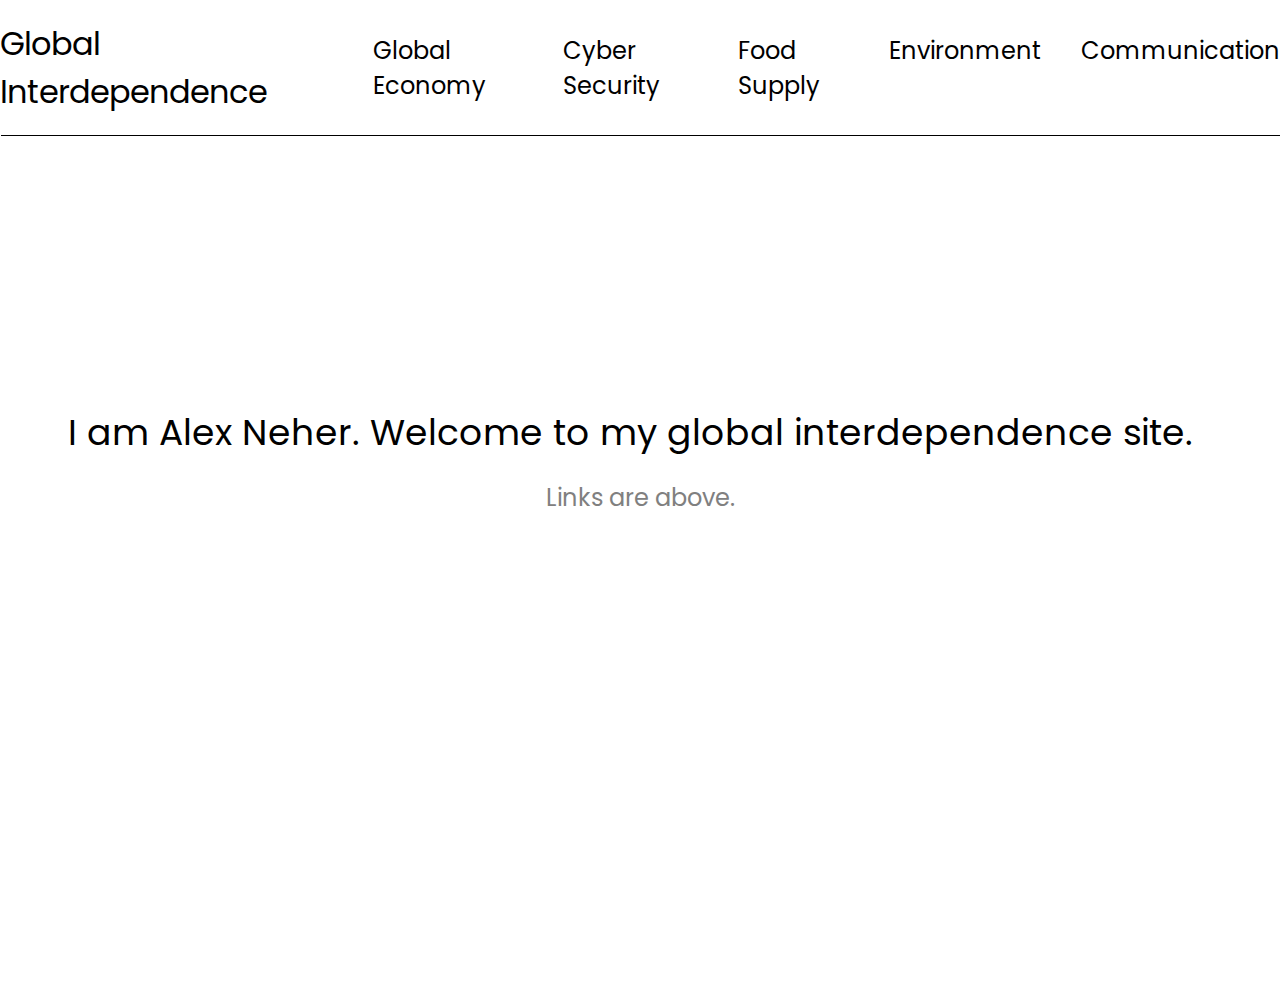
<file: index.html>
<!DOCTYPE html>
<html lang="en">
<head>
    <meta charset="UTF-8">
    <meta name="viewport" content="width=device-width, initial-scale=1.0">
    <title>Global Interdependence</title>
    <link rel="stylesheet" href="css/style.css">
</head>
<body>
    <nav id="desktop-nav">
        <div class="name">Global Interdependence</div>
        <div>
            <ul class="links">
                <li><a href="pages/global_economy.html">Global Economy</a></li>
                <li><a href="pages/cyber_security.html">Cyber Security</a></li>
                <li><a href="pages/food_supply.html">Food Supply</a></li>
                <li><a href="pages/environment.html">Environment</a></li>
                <li><a href="pages/communication.html">Communication</a></li>
            </ul>
        </div>
    </nav>
    <nav id="mobile-nav">
        <div class="name">Global Interdependence</div>
        <div class="mobile-menu">
          <div class="mobile-icon" onclick="toggleMenu()">
            <span></span>
            <span></span>
            <span></span>
          </div>
          <div class="menu-links">
            <li><a href="pages/global_economy.html" onclick="toggleMenu()">Global Economy</a></li>
            <li><a href="pages/cyber_security.html" onclick="toggleMenu()">Cyber Security</a></li>
            <li><a href="pages/food_supply.html" onclick="toggleMenu()">Food Supply</a></li>
            <li><a href="pages/environment.html" onclick="toggleMenu()">Environment</a></li>
            <li><a href="pages/communication.html" onclick="toggleMenu()">Communication</a></li>
          </div>
        </div>
    </nav>
    <section>
        <div id="intro__text">
            <p id="i1">I am Alex Neher. Welcome to my global interdependence site.</p>
            <p id="i2">Links are above.</p>
        </div>
    </section>
    <script src="js/script.js"></script>
</body>
</html>
</file>
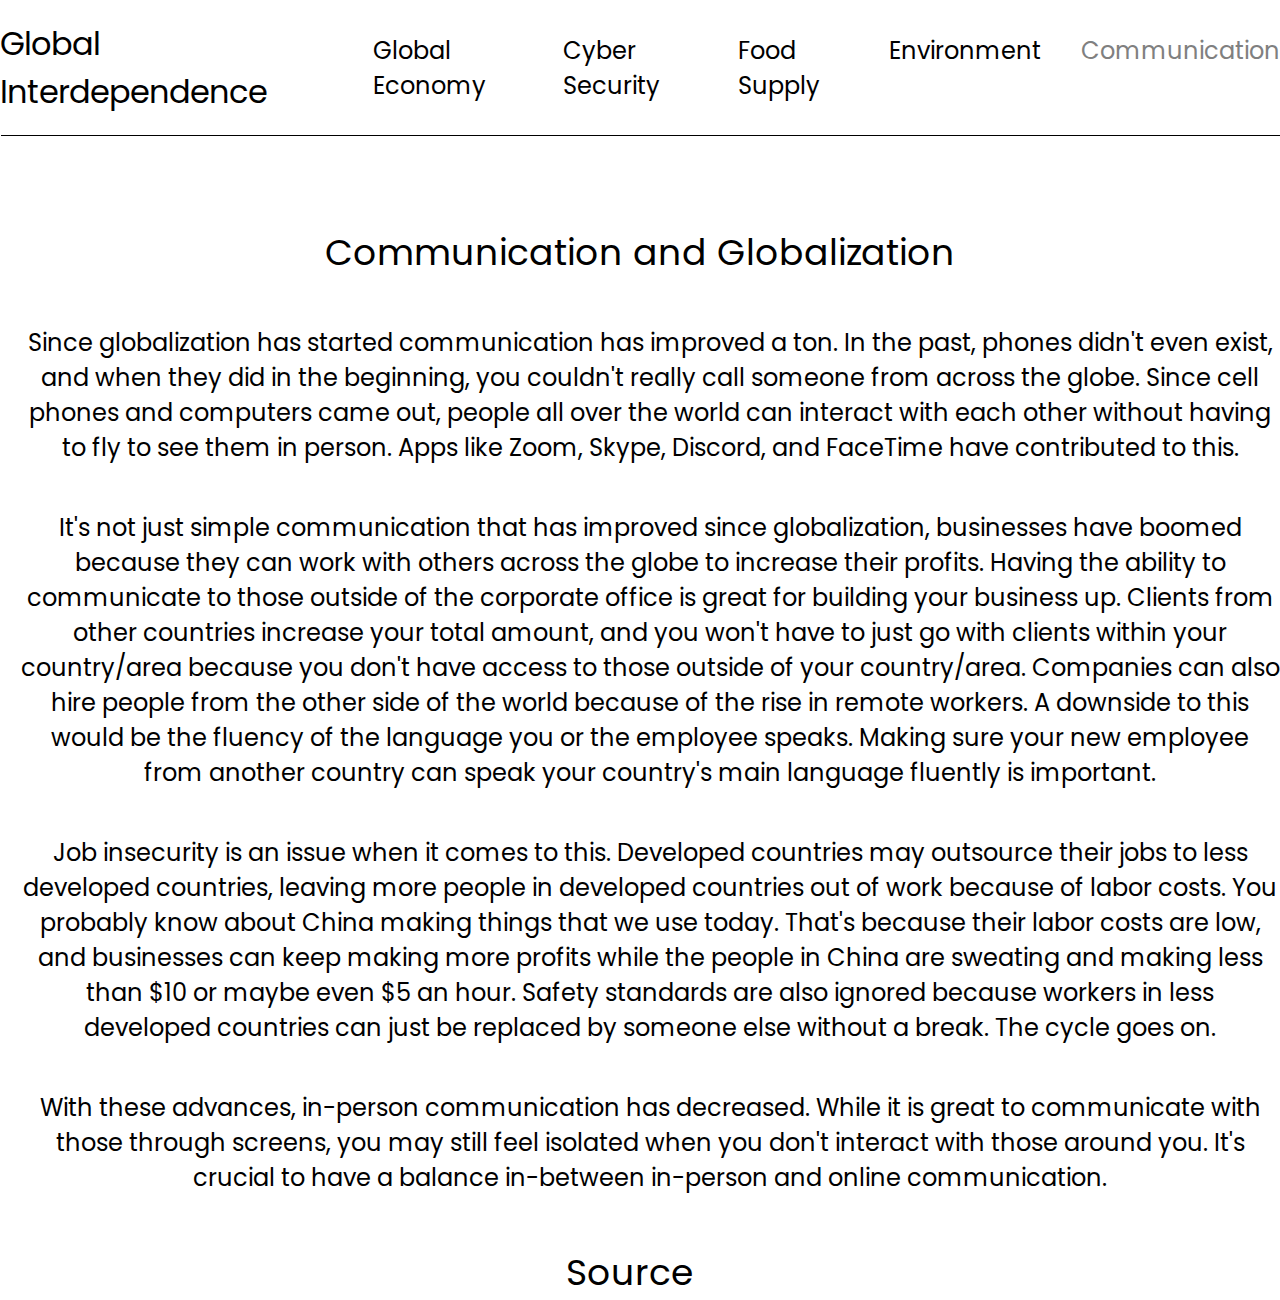
<file: pages/communication.html>
<!DOCTYPE html>
<html lang="en">
<head>
    <meta charset="UTF-8">
    <meta name="viewport" content="width=device-width, initial-scale=1.0">
    <title>Communication</title>
    <link rel="stylesheet" href="../css/style.css">
</head>
<body>
    <nav id="desktop-nav">
        <a href="../index.html" class="name">Global Interdependence</a>
        <div>
            <ul class="links">
                <li><a href="global_economy.html">Global Economy</a></li>
                <li><a href="cyber_security.html">Cyber Security</a></li>
                <li><a href="food_supply.html">Food Supply</a></li>
                <li><a href="environment.html">Environment</a></li>
                <li><a href="communication.html" class="active">Communication</a></li>
            </ul>
        </div>
    </nav>
    <nav id="mobile-nav">
        <a href="../index.html" class="name">Global Interdependence</a>
        <div class="mobile-menu">
          <div class="mobile-icon" onclick="toggleMenu()">
            <span></span>
            <span></span>
            <span></span>
          </div>
          <div class="menu-links">
            <li><a href="global_economy.html" onclick="toggleMenu()">Global Economy</a></li>
            <li><a href="cyber_security.html" onclick="toggleMenu()">Cyber Security</a></li>
            <li><a href="food_supply.html" onclick="toggleMenu()">Food Supply</a></li>
            <li><a href="environment.html" onclick="toggleMenu()">Environment</a></li>
            <li><a href="communication.html" onclick="toggleMenu()" class="active">Communication</a></li>
          </div>
        </div>
    </nav>
    <section>
        <div class="information">
            <p class="title">Communication and Globalization</p>
            <p class="text">
                Since globalization has started communication has improved a ton. In the past, phones didn't even exist, and when they did in the beginning, you couldn't really
                call someone from across the globe. Since cell phones and computers came out, people all over the world can interact with each other without having to fly
                to see them in person. Apps like Zoom, Skype, Discord, and FaceTime have contributed to this.
            </p>
            <p class="text">
                It's not just simple communication that has improved since globalization, businesses have boomed because they can work with others across the globe to increase
                their profits. Having the ability to communicate to those outside of the corporate office is great for building your business up. Clients from other countries
                increase your total amount, and you won't have to just go with clients within your country/area because you don't have access to those outside of your country/area.
                Companies can also hire people from the other side of the world because of the rise in remote workers. A downside to this would be the fluency of the language
                you or the employee speaks. Making sure your new employee from another country can speak your country's main language fluently is important.
            </p>
            <p class="text">
                Job insecurity is an issue when it comes to this. Developed countries may outsource their jobs to less developed countries, leaving more people in developed
                countries out of work because of labor costs. You probably know about China making things that we use today. That's because their labor costs are low, and
                businesses can keep making more profits while the people in China are sweating and making less than $10 or maybe even $5 an hour.
                Safety standards are also ignored because workers in less developed countries can just be replaced by someone else without a break. The cycle goes on.
            </p>
            <p class="text">
                With these advances, in-person communication has decreased. While it is great to communicate with those through screens, you may still feel isolated when you don't
                interact with those around you. It's crucial to have a balance in-between in-person and online communication.
            </p><br><br>
            <a id="i1" href="https://deliverypdf.ssrn.com/delivery.php?ID=[base64]&EXT=pdf&INDEX=TRUE" target="_blank">Source</a>
        </div>
    </section>
    <script src="../js/script.js"></script>
</body>
</html>
</file>
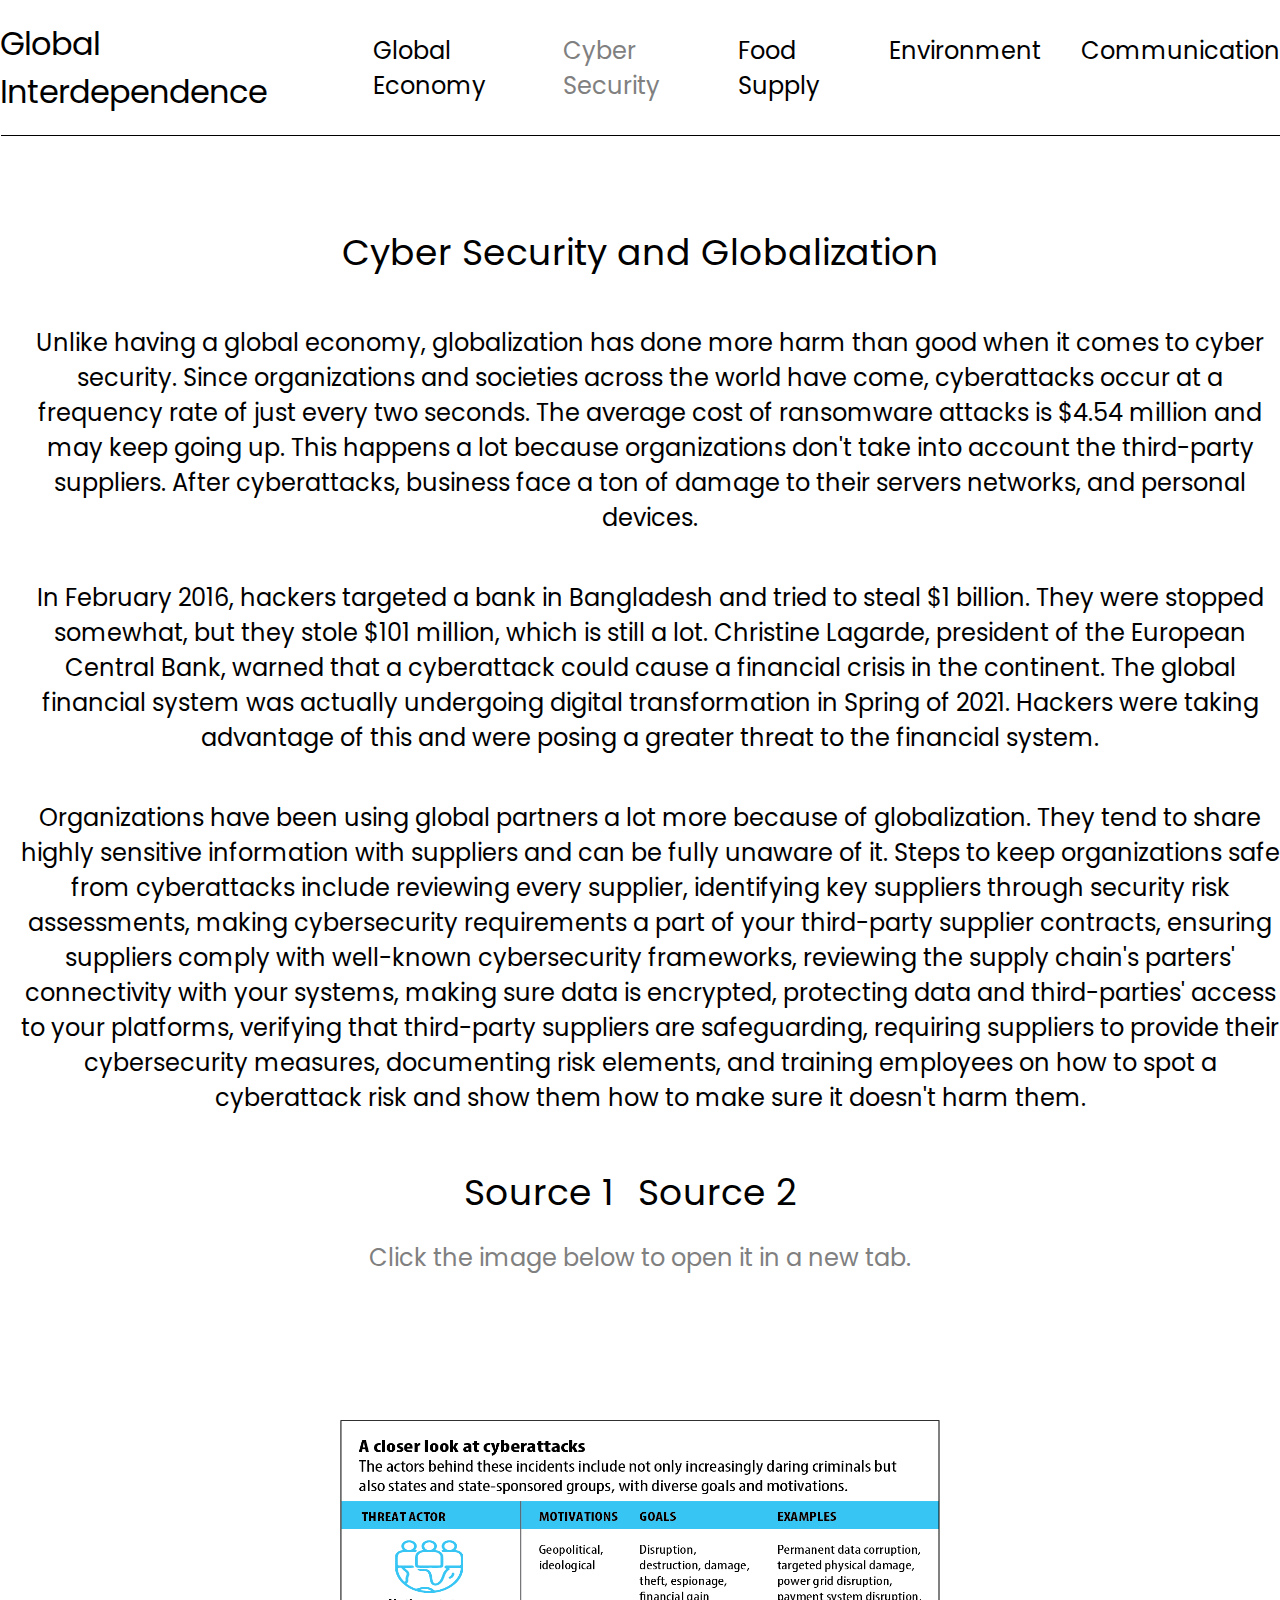
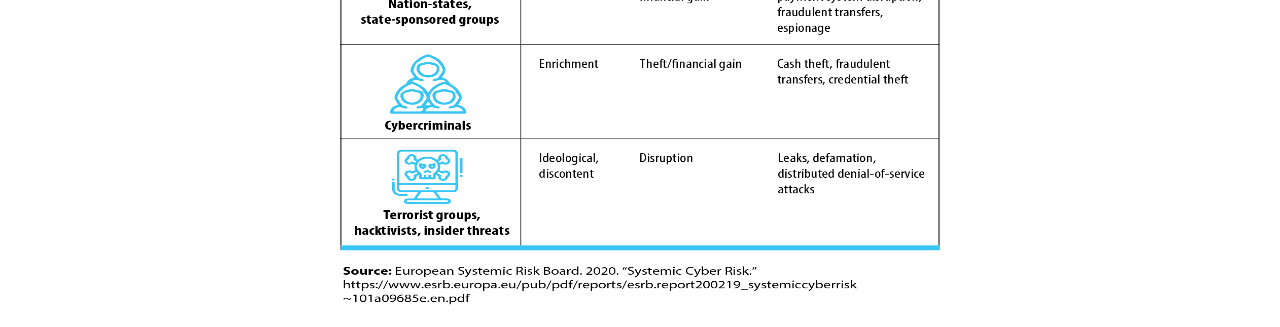
<file: pages/cyber_security.html>
<!DOCTYPE html>
<html lang="en">
<head>
    <meta charset="UTF-8">
    <meta name="viewport" content="width=device-width, initial-scale=1.0">
    <title>Cyber Security</title>
    <link rel="stylesheet" href="../css/style.css">
</head>
<body>
    <nav id="desktop-nav">
        <a href="../index.html" class="name">Global Interdependence</a>
        <div>
            <ul class="links">
                <li><a href="global_economy.html">Global Economy</a></li>
                <li><a href="cyber_security.html" class="active">Cyber Security</a></li>
                <li><a href="food_supply.html">Food Supply</a></li>
                <li><a href="environment.html">Environment</a></li>
                <li><a href="communication.html">Communication</a></li>
            </ul>
        </div>
    </nav>
    <nav id="mobile-nav">
        <a href="../index.html" class="name">Global Interdependence</a>
        <div class="mobile-menu">
          <div class="mobile-icon" onclick="toggleMenu()">
            <span></span>
            <span></span>
            <span></span>
          </div>
          <div class="menu-links">
            <li><a href="global_economy.html" onclick="toggleMenu()">Global Economy</a></li>
            <li><a href="cyber_security.html" onclick="toggleMenu()" class="active">Cyber Security</a></li>
            <li><a href="food_supply.html" onclick="toggleMenu()">Food Supply</a></li>
            <li><a href="environment.html" onclick="toggleMenu()">Environment</a></li>
            <li><a href="communication.html" onclick="toggleMenu()">Communication</a></li>
          </div>
        </div>
    </nav>
    <section>
        <div class="information">
            <p class="title">Cyber Security and Globalization</p>
            <p class="text">
                Unlike having a global economy, globalization has done more harm than good when it comes to cyber security.
                Since organizations and societies across the world have come, cyberattacks occur at a frequency rate of just every two seconds.
                The average cost of ransomware attacks is $4.54 million and may keep going up.
                This happens a lot because organizations don't take into account the third-party suppliers.
                After cyberattacks, business face a ton of damage to their servers networks, and personal devices.
            </p>
            <p class="text">
                In February 2016, hackers targeted a bank in Bangladesh and tried to steal $1 billion. They were stopped somewhat, but they stole $101 million, which is still a lot.
                Christine Lagarde, president of the European Central Bank, warned that a cyberattack could cause a financial crisis in the continent.
                The global financial system was actually undergoing digital transformation in Spring of 2021. 
                Hackers were taking advantage of this and were posing a greater threat to the financial system.
            </p>
            <p class="text">
                Organizations have been using global partners a lot more because of globalization. 
                They tend to share highly sensitive information with suppliers and can be fully unaware of it. 
                Steps to keep organizations safe from cyberattacks include reviewing every supplier, identifying key suppliers through security risk assessments,
                making cybersecurity requirements a part of your third-party supplier contracts, ensuring suppliers comply with well-known cybersecurity frameworks,
                reviewing the supply chain's parters' connectivity with your systems, making sure data is encrypted, protecting data and third-parties' access to your platforms,
                verifying that third-party suppliers are safeguarding, requiring suppliers to provide their cybersecurity measures,
                documenting risk elements, and training employees on how to spot a cyberattack risk and show them how to make sure it doesn't harm them.
            </p><br><br>
            <a id="i1" href="https://www.bsigroup.com/en-US/blog/Digital-trust-blog/2022/how-to-protect-your-supply-chain-from-disruptive-cyber-attacks-part-1-how-specialization-is-affecting-cyber-security/" target="_blank">Source 1</a>
            <a id="i1" href="https://www.imf.org/external/pubs/ft/fandd/2021/03/global-cyber-threat-to-financial-systems-maurer.htm" target="_blank">Source 2</a>
            <p id="i2">
                Click the image below to open it in a new tab.
            </p>
            <img class="info__image" src="../img/cyber_security.png" width="600" height="500" onclick="window.open(this.src)">
        </div>
    </section>
    <script src="../js/script.js"></script>
</body>
</html>
</file>
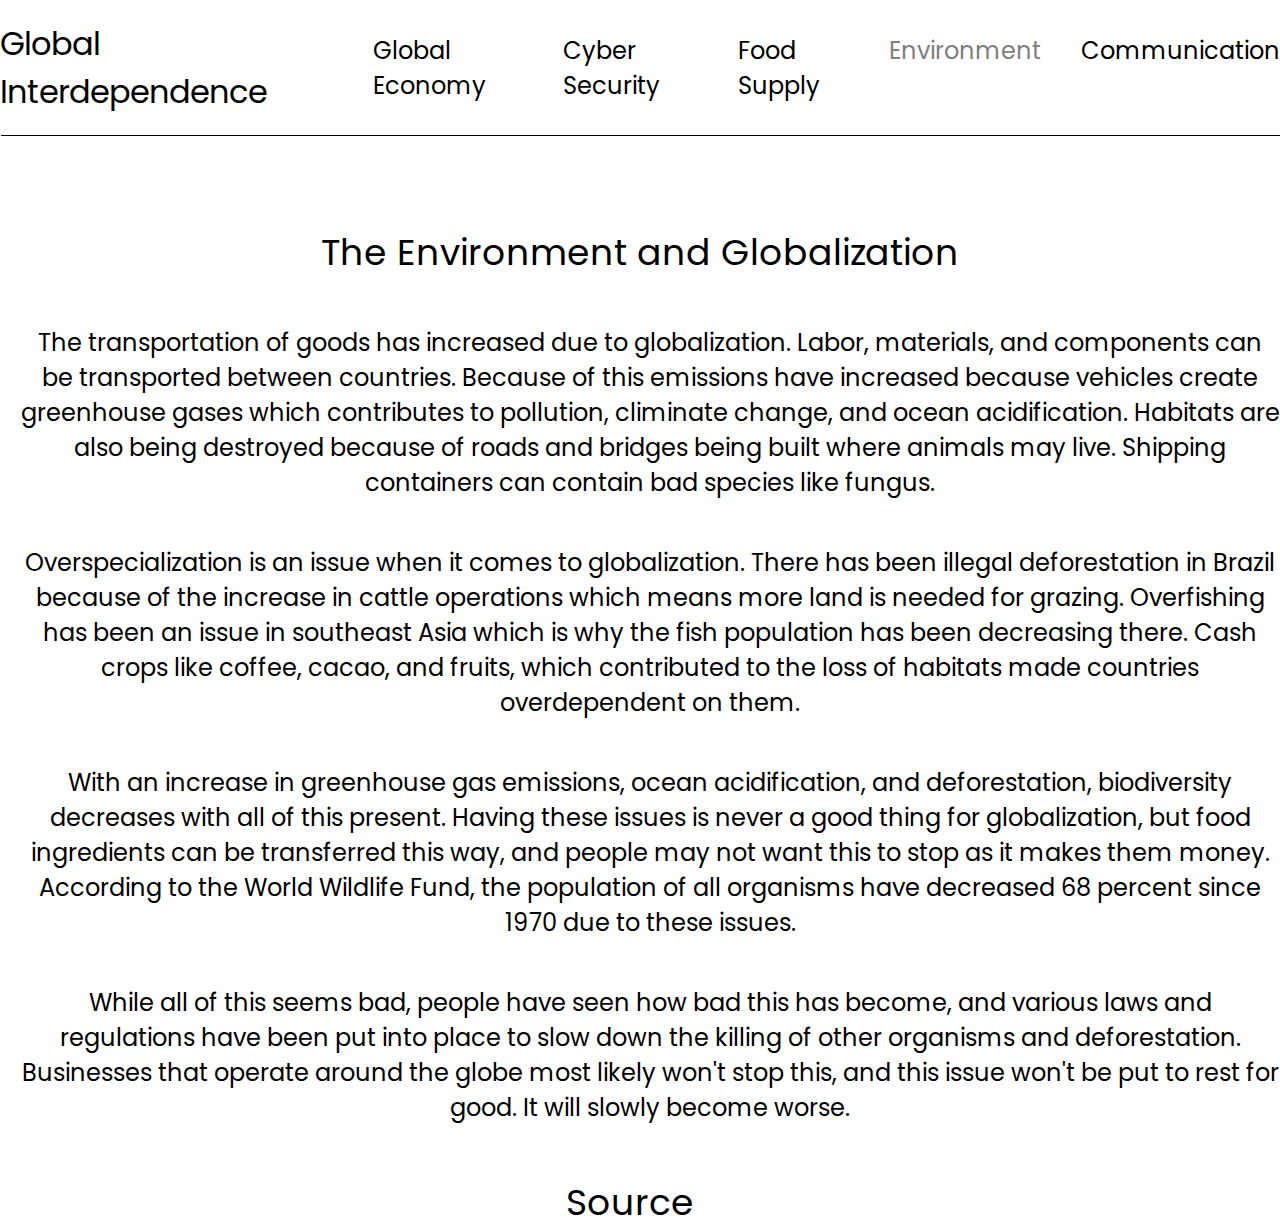
<file: pages/environment.html>
<!DOCTYPE html>
<html lang="en">
<head>
    <meta charset="UTF-8">
    <meta name="viewport" content="width=device-width, initial-scale=1.0">
    <title>Environment</title>
    <link rel="stylesheet" href="../css/style.css">
</head>
<body>
    <nav id="desktop-nav">
        <a href="../index.html" class="name">Global Interdependence</a>
        <div>
            <ul class="links">
                <li><a href="global_economy.html">Global Economy</a></li>
                <li><a href="cyber_security.html">Cyber Security</a></li>
                <li><a href="food_supply.html">Food Supply</a></li>
                <li><a href="environment.html" class="active">Environment</a></li>
                <li><a href="communication.html">Communication</a></li>
            </ul>
        </div>
    </nav>
    <nav id="mobile-nav">
        <a href="../index.html" class="name">Global Interdependence</a>
        <div class="mobile-menu">
          <div class="mobile-icon" onclick="toggleMenu()">
            <span></span>
            <span></span>
            <span></span>
          </div>
          <div class="menu-links">
            <li><a href="global_economy.html" onclick="toggleMenu()">Global Economy</a></li>
            <li><a href="cyber_security.html" onclick="toggleMenu()">Cyber Security</a></li>
            <li><a href="food_supply.html" onclick="toggleMenu()">Food Supply</a></li>
            <li><a href="environment.html" onclick="toggleMenu()" class="active">Environment</a></li>
            <li><a href="communication.html" onclick="toggleMenu()">Communication</a></li>
          </div>
        </div>
    </nav>
    <section>
        <div class="information">
            <p class="title">The Environment and Globalization</p>
            <p class="text">
                The transportation of goods has increased due to globalization. Labor, materials, and components can be transported between countries.
                Because of this emissions have increased because vehicles create greenhouse gases which contributes to pollution, climinate change, and ocean acidification.
                Habitats are also being destroyed because of roads and bridges being built where animals may live. Shipping containers can contain bad species like
                fungus.
            </p>
            <p class="text">
                Overspecialization is an issue when it comes to globalization. There has been illegal deforestation in Brazil because of the increase in cattle operations
                which means more land is needed for grazing. Overfishing has been an issue in southeast Asia which is why the fish population has been decreasing there.
                Cash crops like coffee, cacao, and fruits, which contributed to the loss of habitats made countries overdependent on them.
            </p>
            <p class="text">
                With an increase in greenhouse gas emissions, ocean acidification, and deforestation, biodiversity decreases with all of this present.
                Having these issues is never a good thing for globalization, but food ingredients can be transferred this way, and people may not want this to stop as it makes
                them money. According to the World Wildlife Fund, the population of all organisms have decreased 68 percent since 1970 due to these issues.
            </p>
            <p class="text">
                While all of this seems bad, people have seen how bad this has become, and various laws and regulations have been put into place to slow down the killing of
                other organisms and deforestation. Businesses that operate around the globe most likely won't stop this, and this issue won't be put to rest for good.
                It will slowly become worse.
            </p><br><br>
            <a id="i1" href="https://online.hbs.edu/blog/post/globalization-effects-on-environment" target="_blank">Source</a>
        </div>
    </section>
    <script src="../js/script.js"></script>
</body>
</html>
</file>
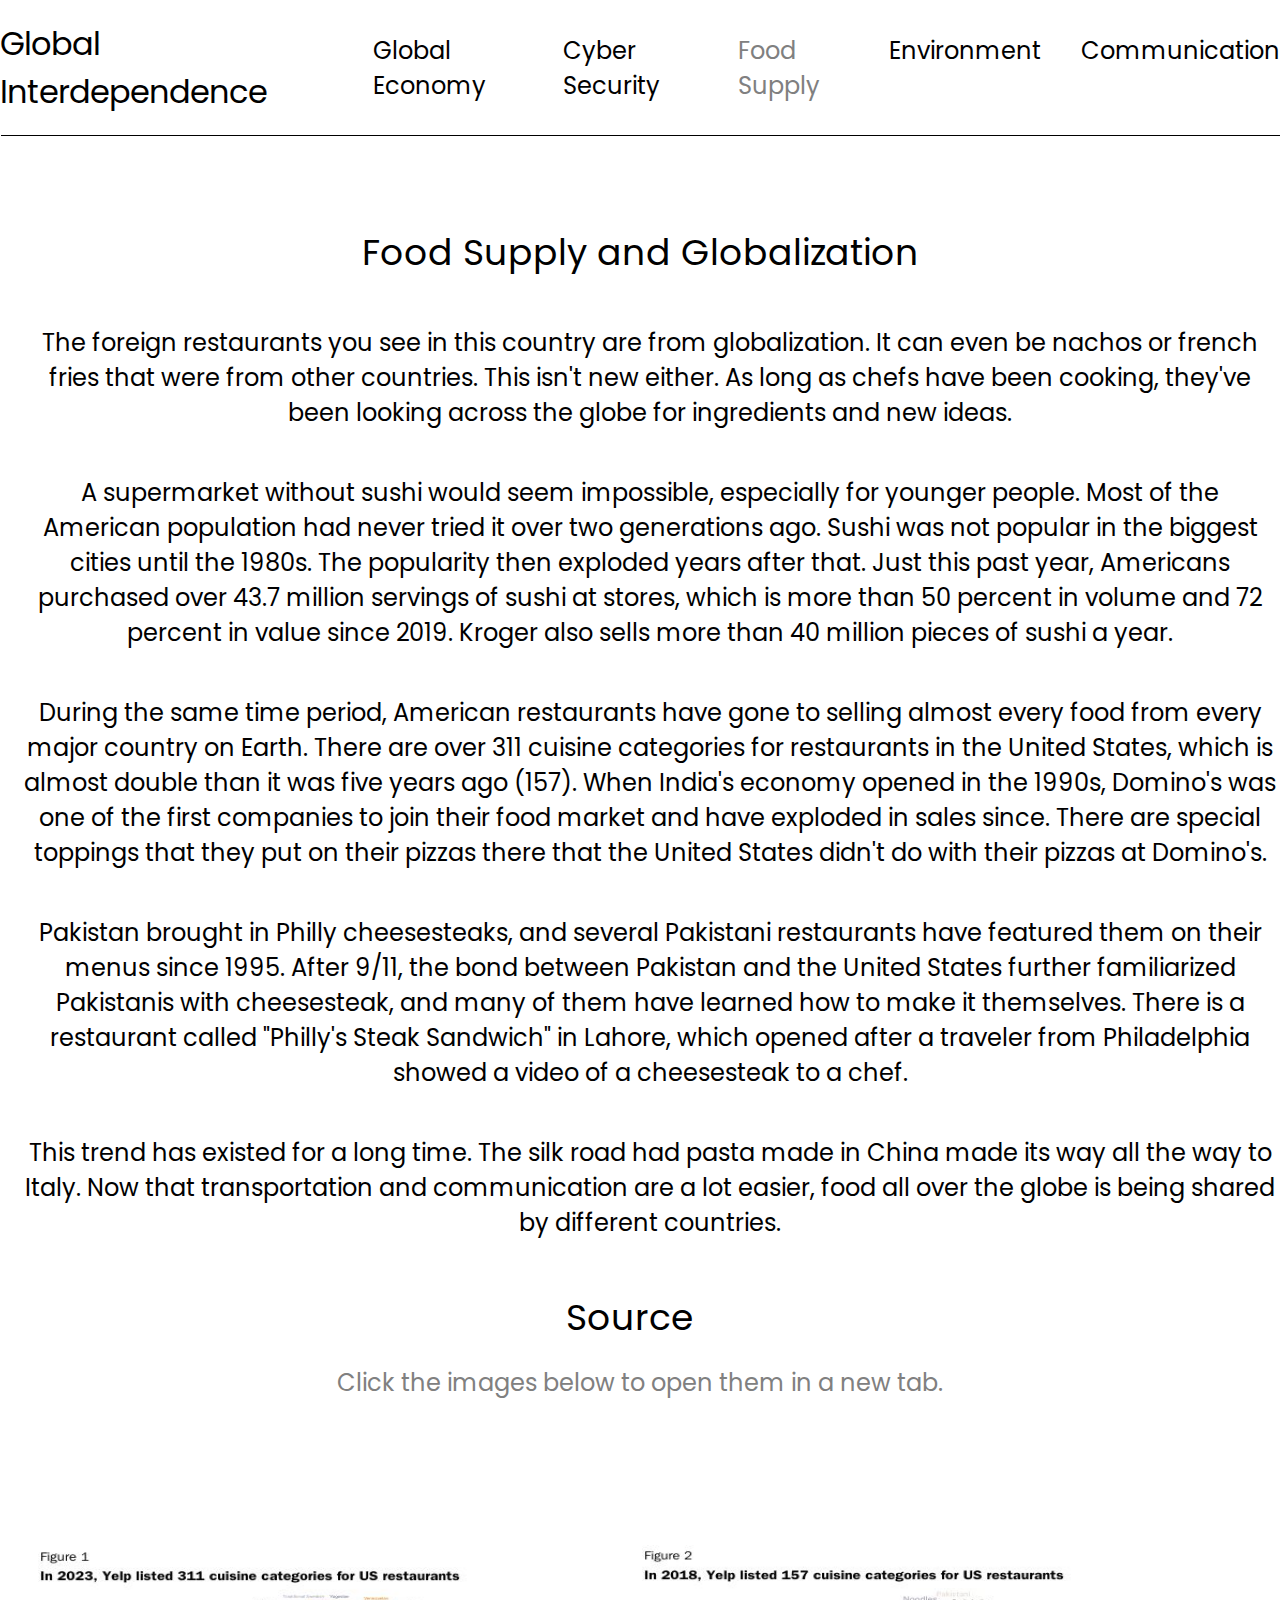
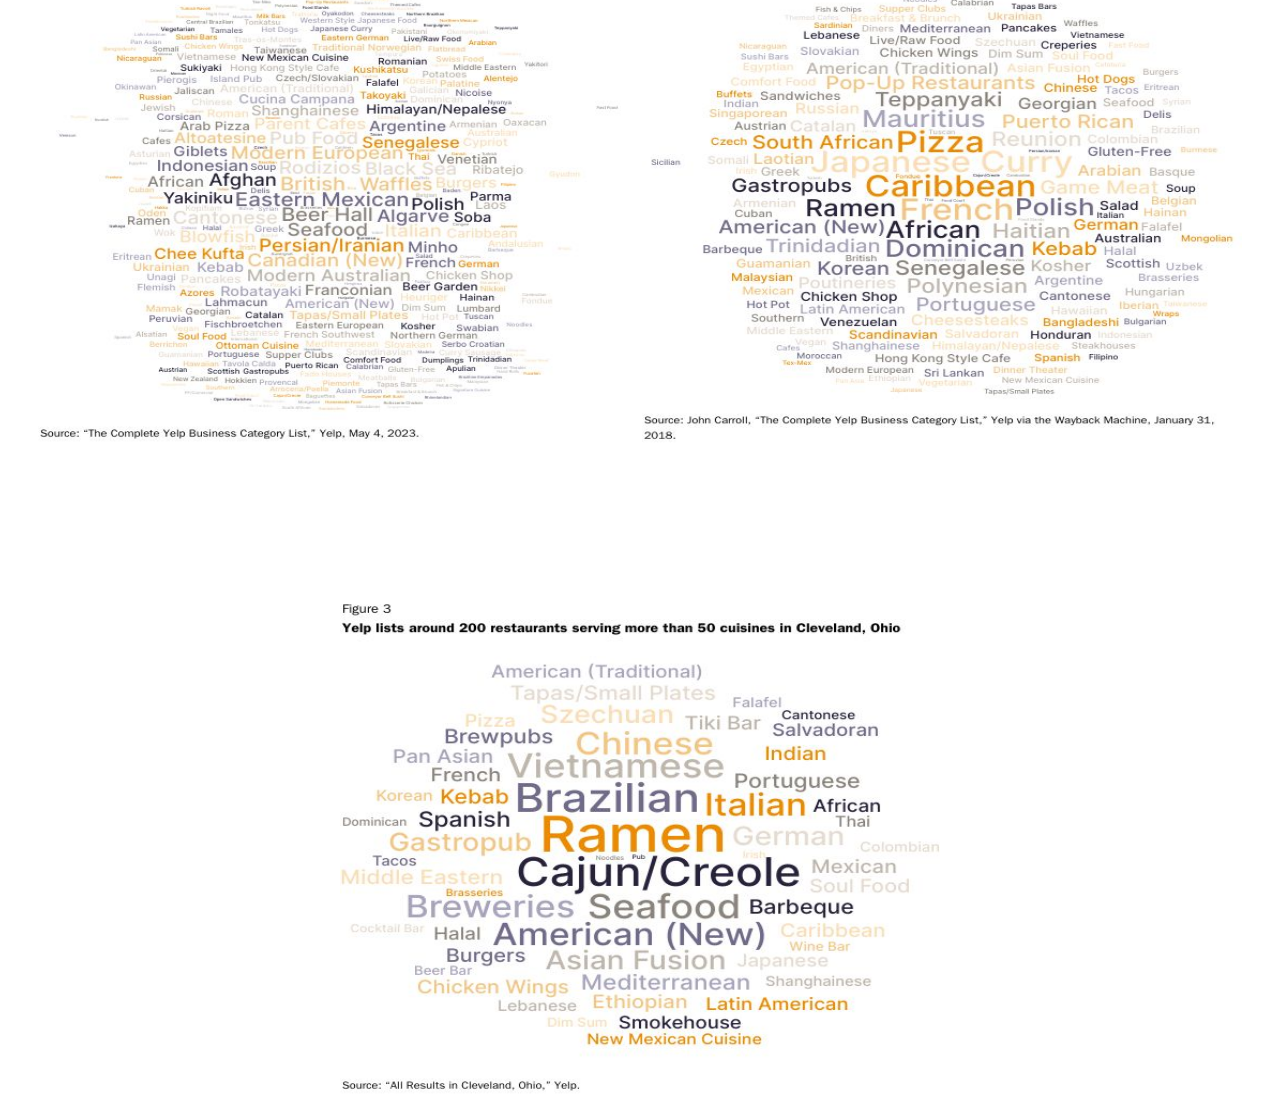
<file: pages/food_supply.html>
<!DOCTYPE html>
<html lang="en">
<head>
    <meta charset="UTF-8">
    <meta name="viewport" content="width=device-width, initial-scale=1.0">
    <title>Food Supply</title>
    <link rel="stylesheet" href="../css/style.css">
</head>
<body>
    <nav id="desktop-nav">
        <a href="../index.html" class="name">Global Interdependence</a>
        <div>
            <ul class="links">
                <li><a href="global_economy.html">Global Economy</a></li>
                <li><a href="cyber_security.html">Cyber Security</a></li>
                <li><a href="food_supply.html" class="active">Food Supply</a></li>
                <li><a href="environment.html">Environment</a></li>
                <li><a href="communication.html">Communication</a></li>
            </ul>
        </div>
    </nav>
    <nav id="mobile-nav">
        <a href="../index.html" class="name">Global Interdependence</a>
        <div class="mobile-menu">
          <div class="mobile-icon" onclick="toggleMenu()">
            <span></span>
            <span></span>
            <span></span>
          </div>
          <div class="menu-links">
            <li><a href="global_economy.html" onclick="toggleMenu()">Global Economy</a></li>
            <li><a href="cyber_security.html" onclick="toggleMenu()">Cyber Security</a></li>
            <li><a href="food_supply.html" onclick="toggleMenu()" class="active">Food Supply</a></li>
            <li><a href="environment.html" onclick="toggleMenu()">Environment</a></li>
            <li><a href="communication.html" onclick="toggleMenu()">Communication</a></li>
          </div>
        </div>
    </nav>
    <section>
        <div class="information">
            <p class="title">Food Supply and Globalization</p>
            <p class="text">
                The foreign restaurants you see in this country are from globalization. It can even be nachos or french fries that were from other countries.
                This isn't new either. As long as chefs have been cooking, they've been looking across the globe for ingredients and new ideas.
            </p>
            <p class="text">
                A supermarket without sushi would seem impossible, especially for younger people. Most of the American population had never tried it over two generations ago.
                Sushi was not popular in the biggest cities until the 1980s. The popularity then exploded years after that. 
                Just this past year, Americans purchased over 43.7 million servings of sushi at stores, which is more than 50 percent in volume and 72 percent in value
                since 2019. Kroger also sells more than 40 million pieces of sushi a year.
            </p>
            <p class="text">
                During the same time period, American restaurants have gone to selling almost every food from every major country on Earth.
                There are over 311 cuisine categories for restaurants in the United States, which is almost double than it was five years ago (157).
                When India's economy opened in the 1990s, Domino's was one of the first companies to join their food market and have exploded in sales since.
                There are special toppings that they put on their pizzas there that the United States didn't do with their pizzas at Domino's.
            </p>
            <p class="text">
                Pakistan brought in Philly cheesesteaks, and several Pakistani restaurants have featured them on their menus since 1995.
                After 9/11, the bond between Pakistan and the United States further familiarized Pakistanis with cheesesteak, and many of them have learned how to make it 
                themselves. There is a restaurant called "Philly's Steak Sandwich" in Lahore, which opened after a traveler from Philadelphia showed a video of a cheesesteak to a 
                chef.
            </p>
            <p class="text">
                This trend has existed for a long time. The silk road had pasta made in China made its way all the way to Italy. Now that transportation and communication are
                a lot easier, food all over the globe is being shared by different countries.
            </p><br><br>
            <a id="i1" href="https://www.cato.org/publications/trade-cuisine" target="_blank">Source</a>
            <p id="i2">
                Click the images below to open them in a new tab.
            </p>
            <img class="info__image" src="../img/food_supply.jpg" width="600" height="500" onclick="window.open(this.src)">
            <img class="info__image" src="../img/food_supply2.jpg" width="600" height="500" onclick="window.open(this.src)">
            <img class="info__image" src="../img/food_supply3.jpg" width="600" height="500" onclick="window.open(this.src)">
        </div>
    </section>
    <script src="../js/script.js"></script>
</body>
</html>
</file>
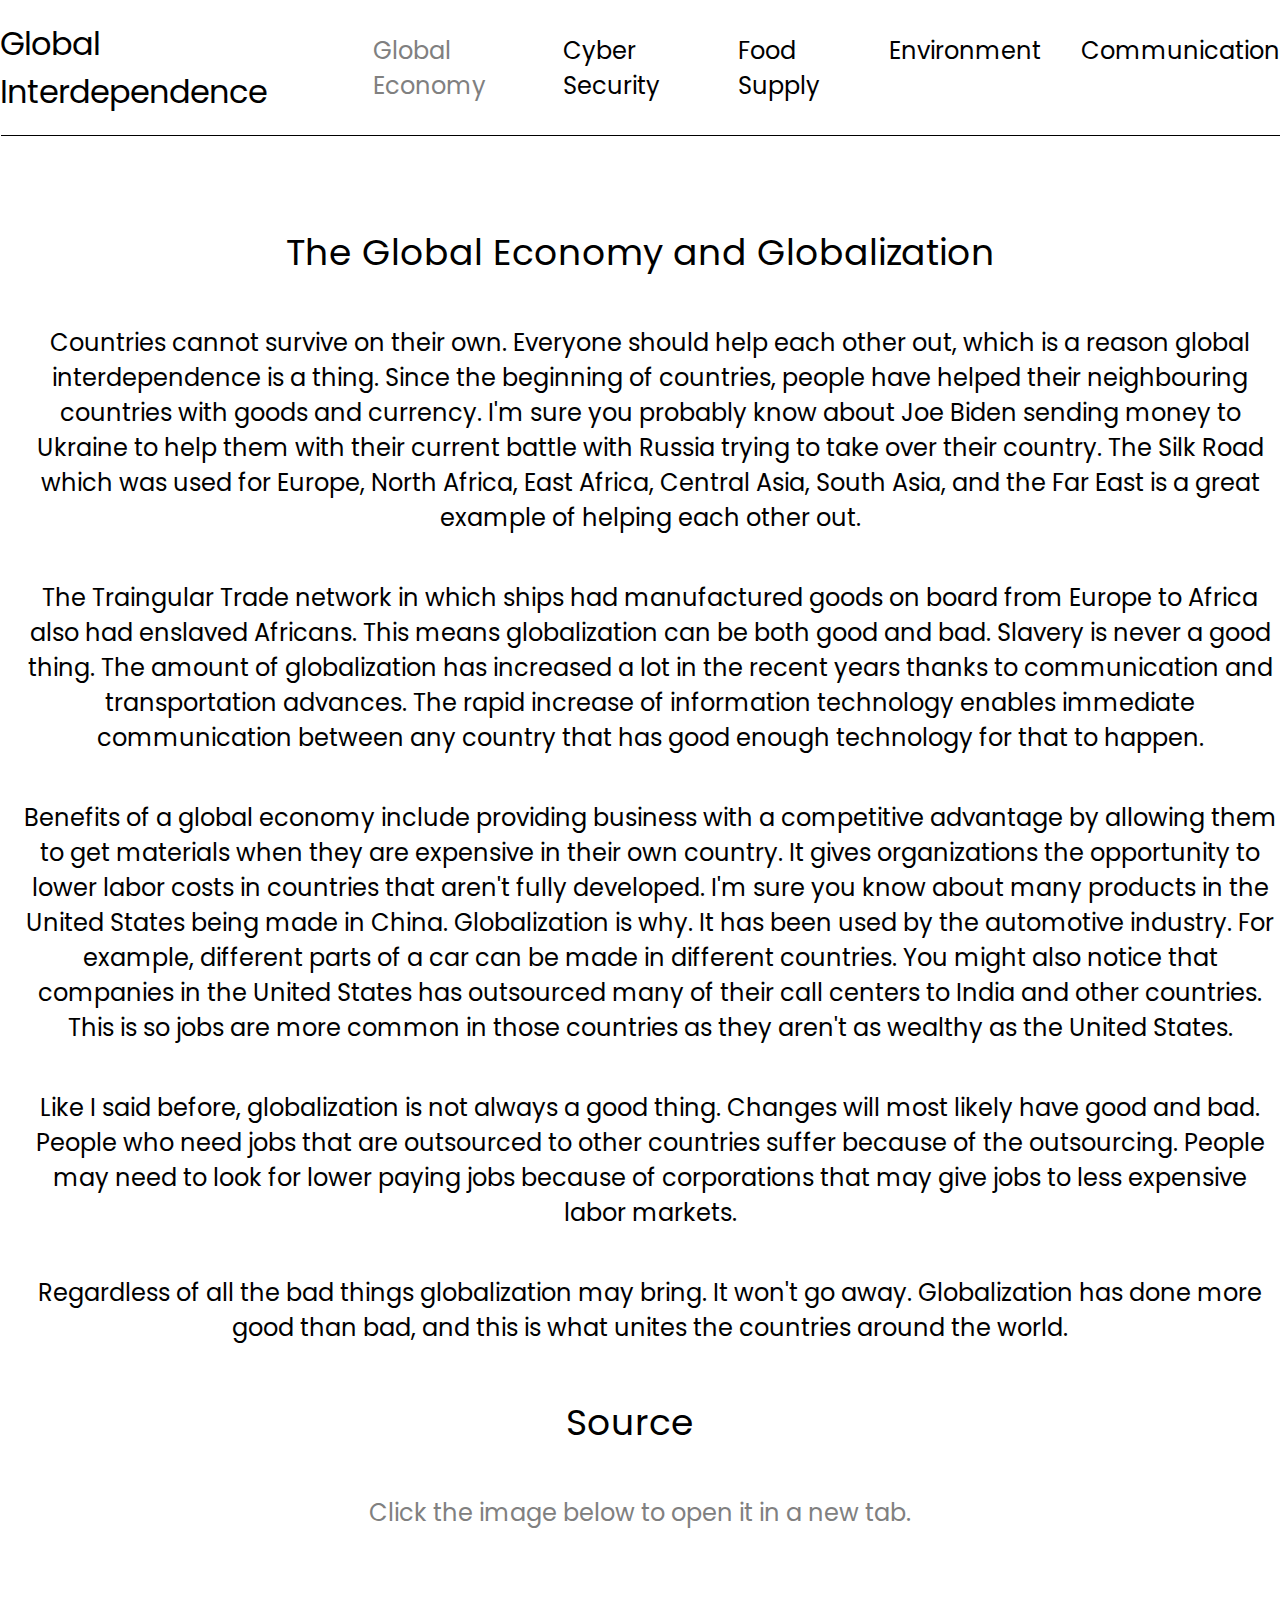
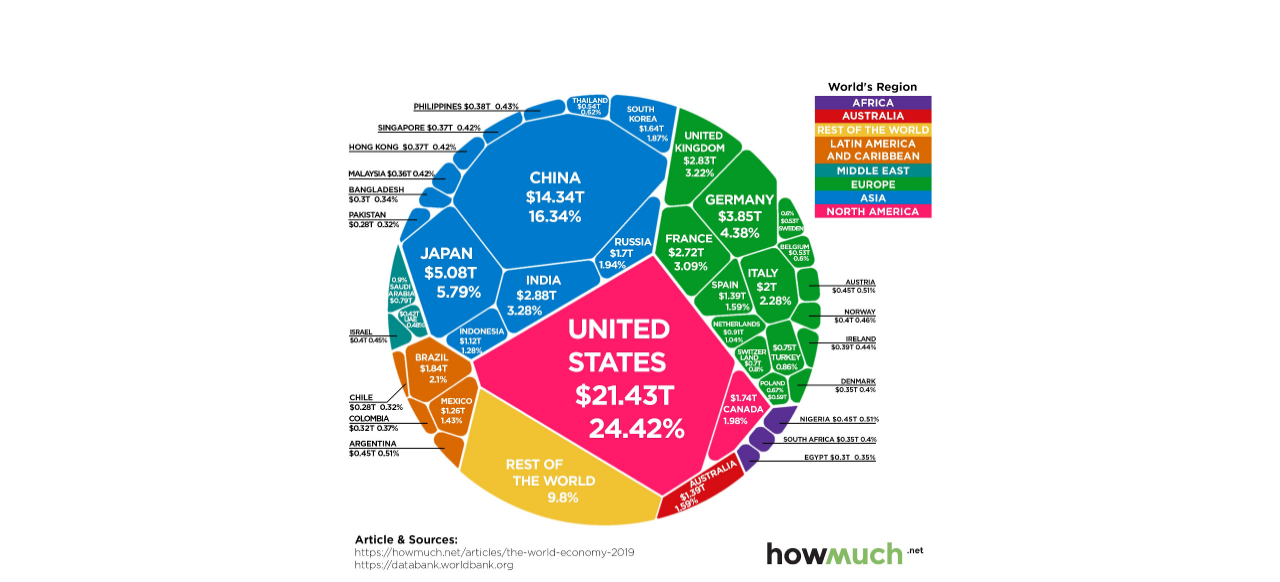
<file: pages/global_economy.html>
<!DOCTYPE html>
<html lang="en">
<head>
    <meta charset="UTF-8">
    <meta name="viewport" content="width=device-width, initial-scale=1.0">
    <title>Global Economy</title>
    <link rel="stylesheet" href="../css/style.css">
</head>
<body>
    <nav id="desktop-nav">
        <a href="../index.html" class="name">Global Interdependence</a>
        <div>
            <ul class="links">
                <li><a href="global_economy.html" class="active">Global Economy</a></li>
                <li><a href="cyber_security.html">Cyber Security</a></li>
                <li><a href="food_supply.html">Food Supply</a></li>
                <li><a href="environment.html">Environment</a></li>
                <li><a href="communication.html">Communication</a></li>
            </ul>
        </div>
    </nav>
    <nav id="mobile-nav">
        <a href="../index.html" class="name">Global Interdependence</a>
        <div class="mobile-menu">
          <div class="mobile-icon" onclick="toggleMenu()">
            <span></span>
            <span></span>
            <span></span>
          </div>
          <div class="menu-links">
            <li><a href="global_economy.html" onclick="toggleMenu()" class="active">Global Economy</a></li>
            <li><a href="cyber_security.html" onclick="toggleMenu()">Cyber Security</a></li>
            <li><a href="food_supply.html" onclick="toggleMenu()">Food Supply</a></li>
            <li><a href="environment.html" onclick="toggleMenu()">Environment</a></li>
            <li><a href="communication.html" onclick="toggleMenu()">Communication</a></li>
          </div>
        </div>
    </nav>
    <section>
        <div class="information">
            <p class="title">The Global Economy and Globalization</p>
            <p class="text">
                Countries cannot survive on their own. Everyone should help each other out, which is a reason global interdependence is a thing.
                Since the beginning of countries, people have helped their neighbouring countries with goods and currency.
                I'm sure you probably know about Joe Biden sending money to Ukraine to help them with their current battle with Russia trying to take over their country.
                The Silk Road which was used for Europe, North Africa, East Africa, Central Asia, South Asia, and the Far East is a great example of helping each other out.
            </p>
            <p class="text">
                The Traingular Trade network in which ships had manufactured goods on board from Europe to Africa also had enslaved Africans.
                This means globalization can be both good and bad. Slavery is never a good thing.
                The amount of globalization has increased a lot in the recent years thanks to communication and transportation advances.
                The rapid increase of information technology enables immediate communication between any country that has good enough technology for that to happen.
            </p>
            <p class="text">
                Benefits of a global economy include providing business with a competitive advantage by allowing them to get materials when they are expensive in their own country.
                It gives organizations the opportunity to lower labor costs in countries that aren't fully developed.
                I'm sure you know about many products in the United States being made in China. Globalization is why.
                It has been used by the automotive industry. For example, different parts of a car can be made in different countries.
                You might also notice that companies in the United States has outsourced many of their call centers to India and other countries.
                This is so jobs are more common in those countries as they aren't as wealthy as the United States.
            </p>
            <p class="text">
                Like I said before, globalization is not always a good thing. Changes will most likely have good and bad.
                People who need jobs that are outsourced to other countries suffer because of the outsourcing.
                People may need to look for lower paying jobs because of corporations that may give jobs to less expensive labor markets.
            </p>
            <p class="text">
                Regardless of all the bad things globalization may bring. It won't go away.
                Globalization has done more good than bad, and this is what unites the countries around the world.
            </p><br><br>
            <a id="i1" href="https://education.nationalgeographic.org/resource/effects-economic-globalization/" target="_blank">Source</a><br><br>
            <p id="i2">
                Click the image below to open it in a new tab.
            </p>
            <img class="info__image" src="../img/global_economy.jpg" width="600" height="500" onclick="window.open(this.src)">
        </div>
    </section>
    <script src="../js/script.js"></script>
</body>
</html>
</file>
<file: css/style.css>
@import url("https://fonts.googleapis.com/css2?family=Poppins:wght@300;400;500;600&display=swap");

body {
    font-family: "Poppins", sans-serif;
}

* {
    margin: 0;
}

#desktop-nav {
    box-shadow: 1px 1px;
}

a, .btn {
    transition: all 200ms;
}

a {
    color: black;
    text-decoration: none;
    text-decoration-color: white;
}

.active {
    color: grey;
}

.name {
    font-size: 2rem;
}

nav, .links {
    display: flex;
}

.links {
    gap: 2.5rem;
    list-style: none;
    font-size: 1.5rem;
}

#intro__text {
    padding-top: 30vh;
    height: 96vh;
    box-sizing: border-box;
    min-height: fit-content;
    align-self: center;
    text-align: center;
}

#i1 {
    margin-right: 20px;
    text-align: center;
    font-weight: 500px;
    font-size: 36px;
}

#i2 {
    text-align: center;
    margin-top: 20px;
    color: grey;
    font-size: 24px;
}

.source {
    text-align: center;
}

.information {
    padding-top: 10vh;
    height: 96vh;
    box-sizing: border-box;
    min-height: fit-content;
    align-self: center;
    text-align: center;
}

.title {
    text-align: center;
    font-weight: 800px;
    font-size: 36px;
}

.text {
    margin-left: 20px;
    max-width: 1500px;
    text-align: center;
    margin-top: 45px;
    font-size: 24px;
}

/* For desktop */

nav {
    justify-content: space-around;
    align-items: center;
    height: 15vh;
}

a:hover {
    color: grey;
    text-decoration: none;
    text-decoration-color: white;
}

.about {
    display: flex;
    text-align: center;
    position: absolute;
    top: 50%;
    left: 50%;
    transform: translate(-50%, -50%);
}

.info__image {
    margin-top: 145px;
    cursor: pointer;
    gap: 2.5rem;
}

/* For mobile */

#mobile-nav {
    display: none;
}

.mobile-menu {
    position: relative;
    display: inline-block;
}

.mobile-icon {
    display: flex;
    flex-direction: column;
    justify-content: space-between;
    height: 24px;
    width: 30px;
    cursor: pointer;
    margin-right: 7px;
}

.mobile-icon span {
    width: 100%;
    height: 2px;
    background-color: black;
    transition: all 0.3 ease-in-out;
}

.menu-links {
    position: absolute;
    top: 100%;
    right: 0;
    background-color: white;
    width: fit-content;
    max-height: 0;
    overflow: hidden;
    transition: all 0.3 ease-in-out;
}

.menu-links a {
    display: block;
    padding: 10px;
    text-align: center;
    font-size: 1.5rem;
    color: black;
    text-decoration: none;
    transition: all 0.3 ease-in-out;
}

.menu-links li {
    list-style: none;
}

.menu-links.open {
    max-height: 500px;
    border: 1px solid black;
}

.mobile-icon.open span:first-child {
    transform: rotate(45deg) translate(10px, 5px);
}
  
.mobile-icon.open span:nth-child(2) {
    opacity: 0;
}
  
.mobile-icon.open span:last-child {
    transform: rotate(-45deg) translate(10px, -5px);
}
  
.mobile-icon span:first-child {
    transform: none;
}
  
.mobile-icon span:first-child {
    opacity: 1;
}
  
.mobile-icon span:first-child {
    transform: none;
}

/* Mobile queries */

@media screen and (max-width: 1200px) {
    #desktop-nav {
        display: none;
    }
    
    #mobile-nav {
        display: flex;
    }

    .name {
        margin-left: 10px;
    }

    .info__image {
        width: 300px;
        height: 300px;
    }

    .text {
        margin-left: 0px;
        max-width: 360px;
    }
}
</file>
